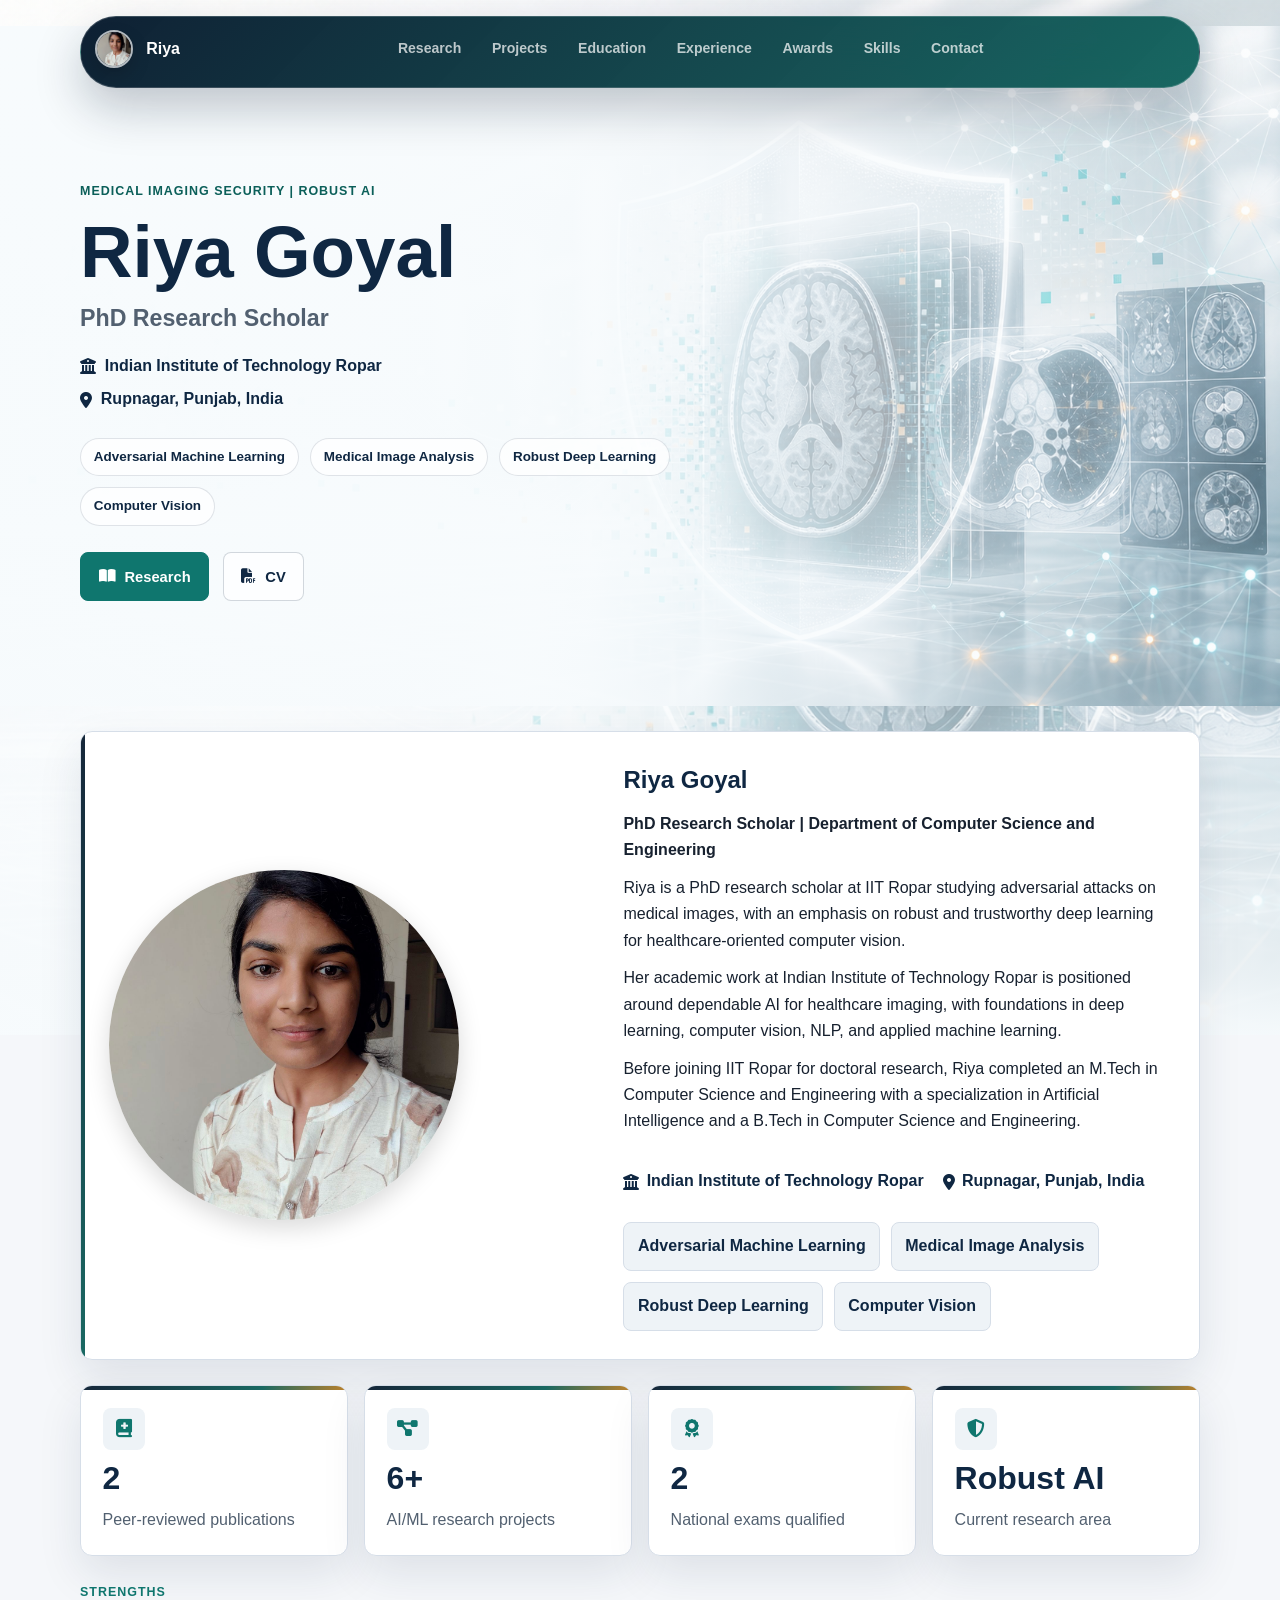
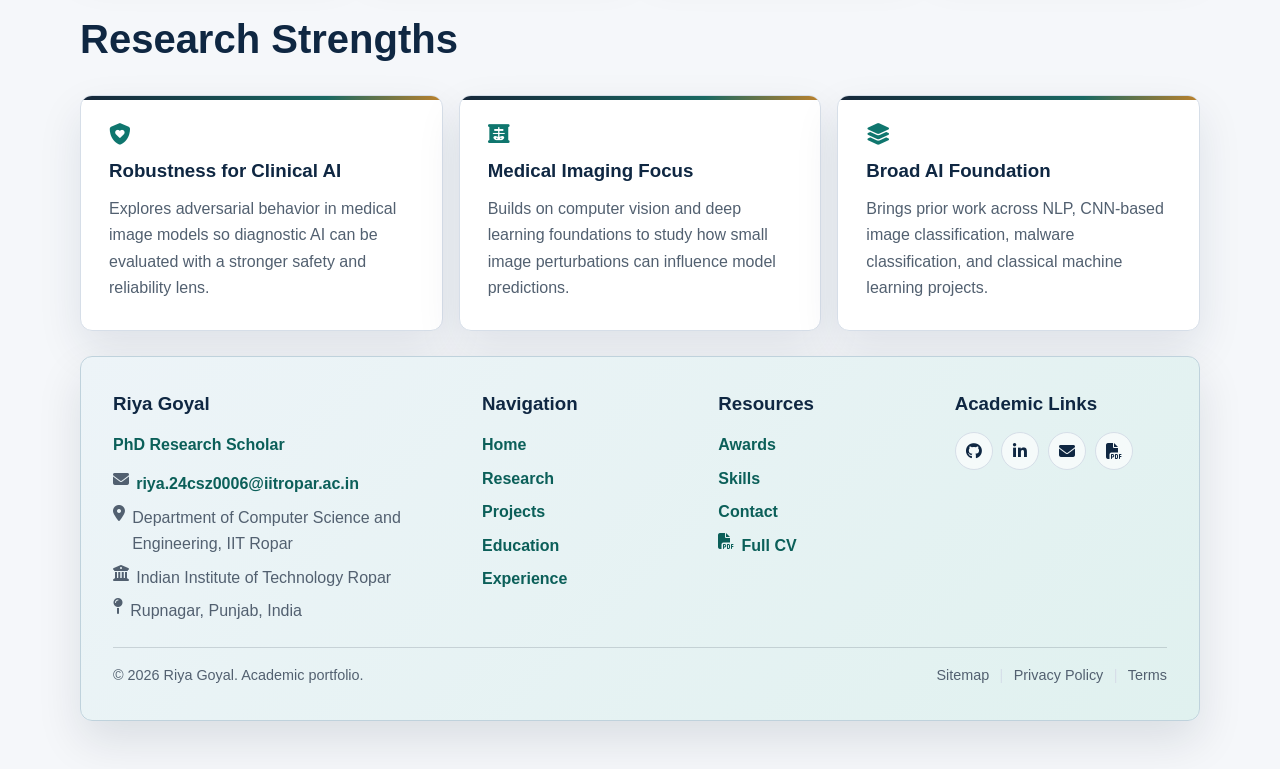
<file: index.html>
<!doctype html>
<html lang="en">
  <head>
    <meta charset="UTF-8" />
    <meta name="viewport" content="width=device-width, initial-scale=1.0" />
    <meta
      name="description"
      content="Riya Goyal - PhD Student in Computer Science at IIT Ropar. Research on adversarial attacks and robustness in medical imaging AI. Exploring trustworthiness of deep learning for healthcare."
    />
    <meta name="keywords" content="Riya Goyal, PhD, IIT Ropar, Adversarial ML, Medical Imaging, Robust AI, Deep Learning, Computer Vision" />
    <meta property="og:title" content="Riya Goyal - PhD Researcher in Robust Medical AI" />
    <meta property="og:description" content="Doctoral research on adversarial robustness in medical imaging. Building trustworthy AI for healthcare applications." />
    <meta property="og:type" content="website" />
    <meta property="og:url" content="https://riya2599.github.io" />
    <link rel="canonical" href="https://riya2599.github.io" />
    <link rel="icon" type="image/svg+xml" href="./favicon.svg" />
    <title>Riya Goyal - PhD Researcher in Robust Medical AI | IIT Ropar</title>
    <link
      rel="stylesheet"
      href="https://cdnjs.cloudflare.com/ajax/libs/font-awesome/6.5.2/css/all.min.css"
    />
    <link rel="stylesheet" href="./src/styles/reset.css" />
    <link rel="stylesheet" href="./src/styles/design-tokens.css" />
    <link rel="stylesheet" href="./src/styles/main.css" />
  </head>
  <body>
    <div id="app"></div>
    <script type="module" src="./src/main.js"></script>
  </body>
</html>
</file>
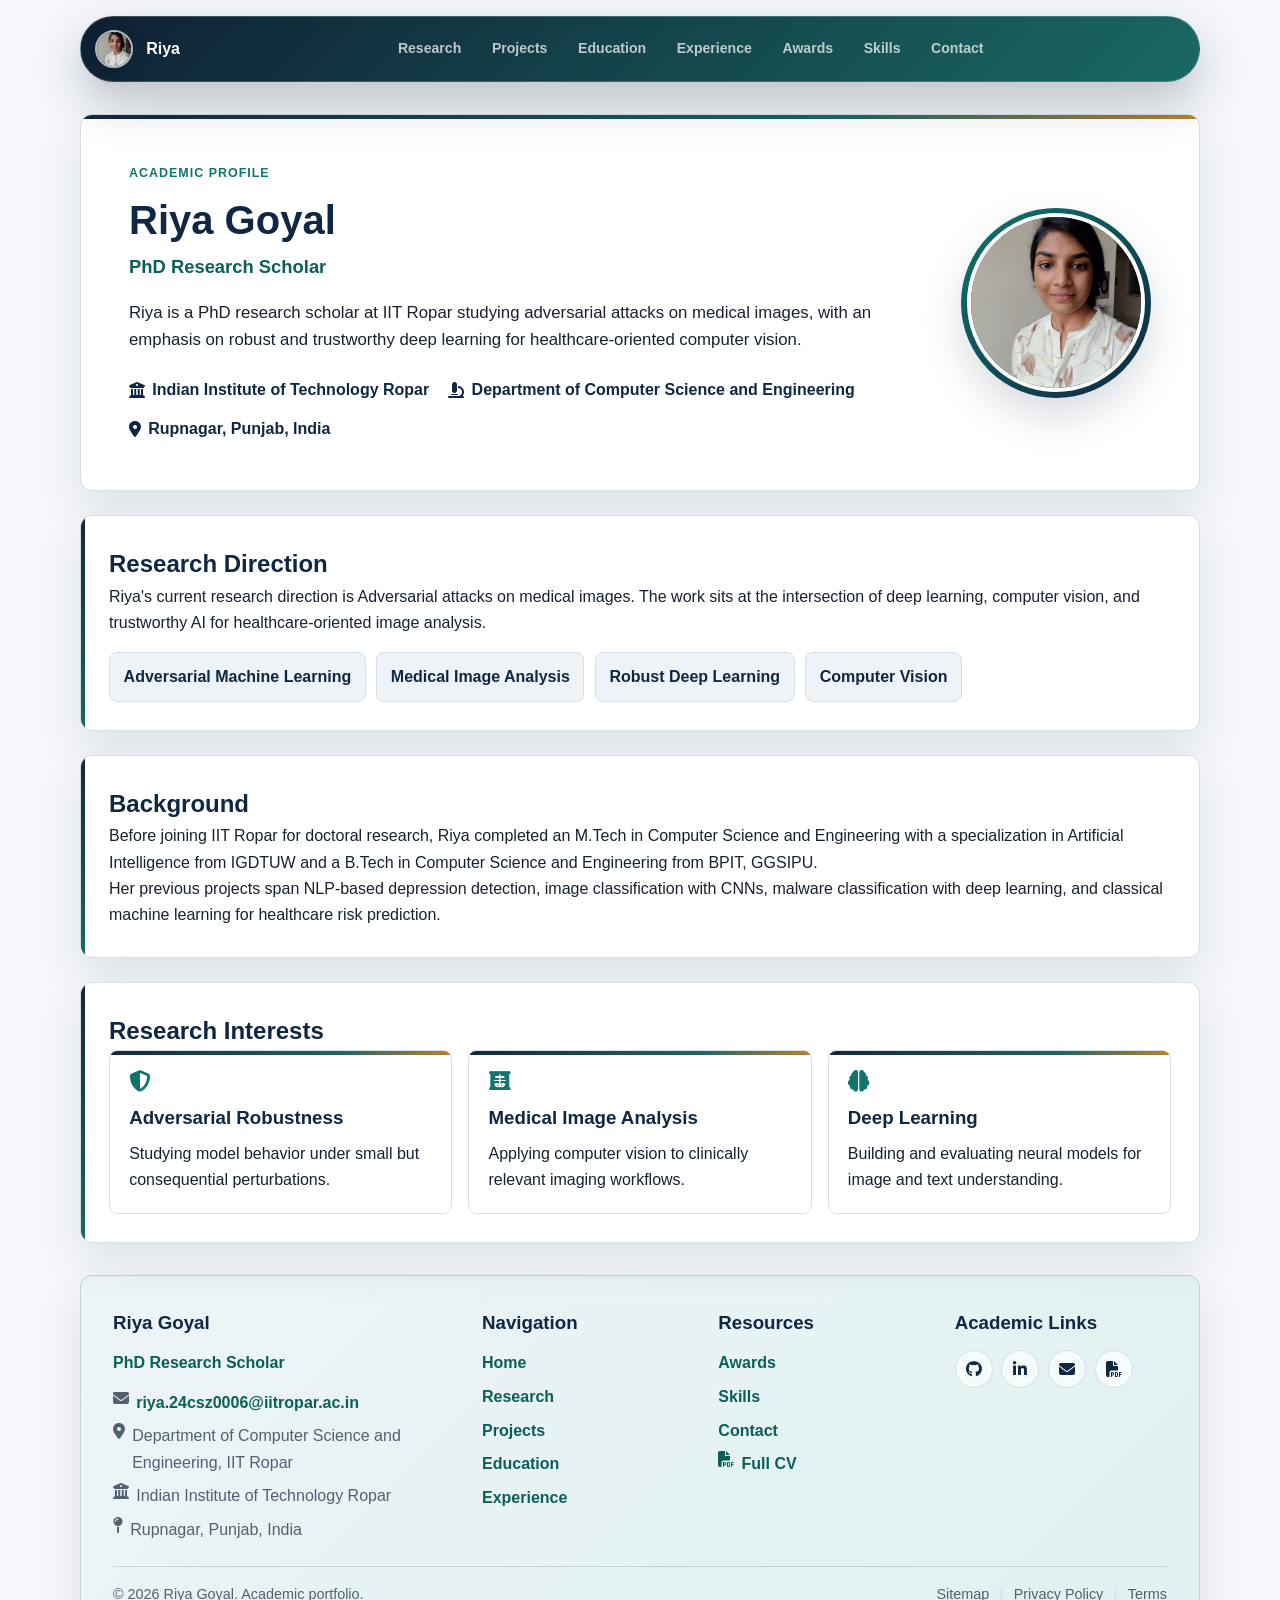
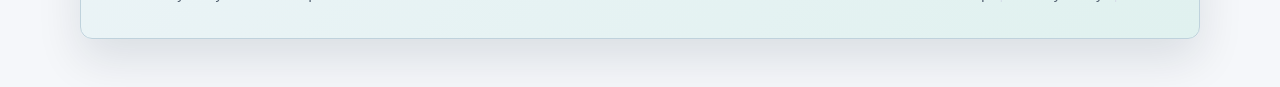
<file: about.html>
<!doctype html>
<html lang="en">
  <head>
    <meta charset="UTF-8" />
    <meta name="viewport" content="width=device-width, initial-scale=1.0" />
    <meta
      name="description"
      content="About Riya Goyal. PhD Student at IIT Ropar researching adversarial robustness in medical imaging AI. Building trustworthy deep learning systems for healthcare."
    />
    <meta name="keywords" content="About, Bio, Profile, Riya Goyal, IIT Ropar, Adversarial ML, Medical AI" />
    <meta property="og:title" content="About - Riya Goyal | PhD Researcher" />
    <meta property="og:description" content="PhD researcher specializing in robustness and adversarial attacks in medical imaging" />
    <meta property="og:type" content="website" />
    <link rel="canonical" href="https://riya2599.github.io/about" />
    <link rel="icon" type="image/svg+xml" href="./favicon.svg" />
    <title>About - Riya Goyal | IIT Ropar</title>
    <link
      rel="stylesheet"
      href="https://cdnjs.cloudflare.com/ajax/libs/font-awesome/6.5.2/css/all.min.css"
    />
    <link rel="stylesheet" href="./src/styles/reset.css" />
    <link rel="stylesheet" href="./src/styles/design-tokens.css" />
    <link rel="stylesheet" href="./src/styles/main.css" />
  </head>
  <body>
    <div id="app"></div>
    <script type="module">
      import { profile } from './src/data/profile.js';
      import { createNavigation } from './src/components/Navigation.js';
      import { createAbout } from './src/components/About.js';
      import { createPageFooter } from './src/components/PageFooter.js';

      const app = document.querySelector('#app');
      const page = document.createElement('div');
      page.className = 'page-shell';

      page.append(
        createNavigation(profile, 'about'),
        createAbout(profile),
        createPageFooter(profile)
      );

      app.append(page);
    </script>
  </body>
</html>
</file>
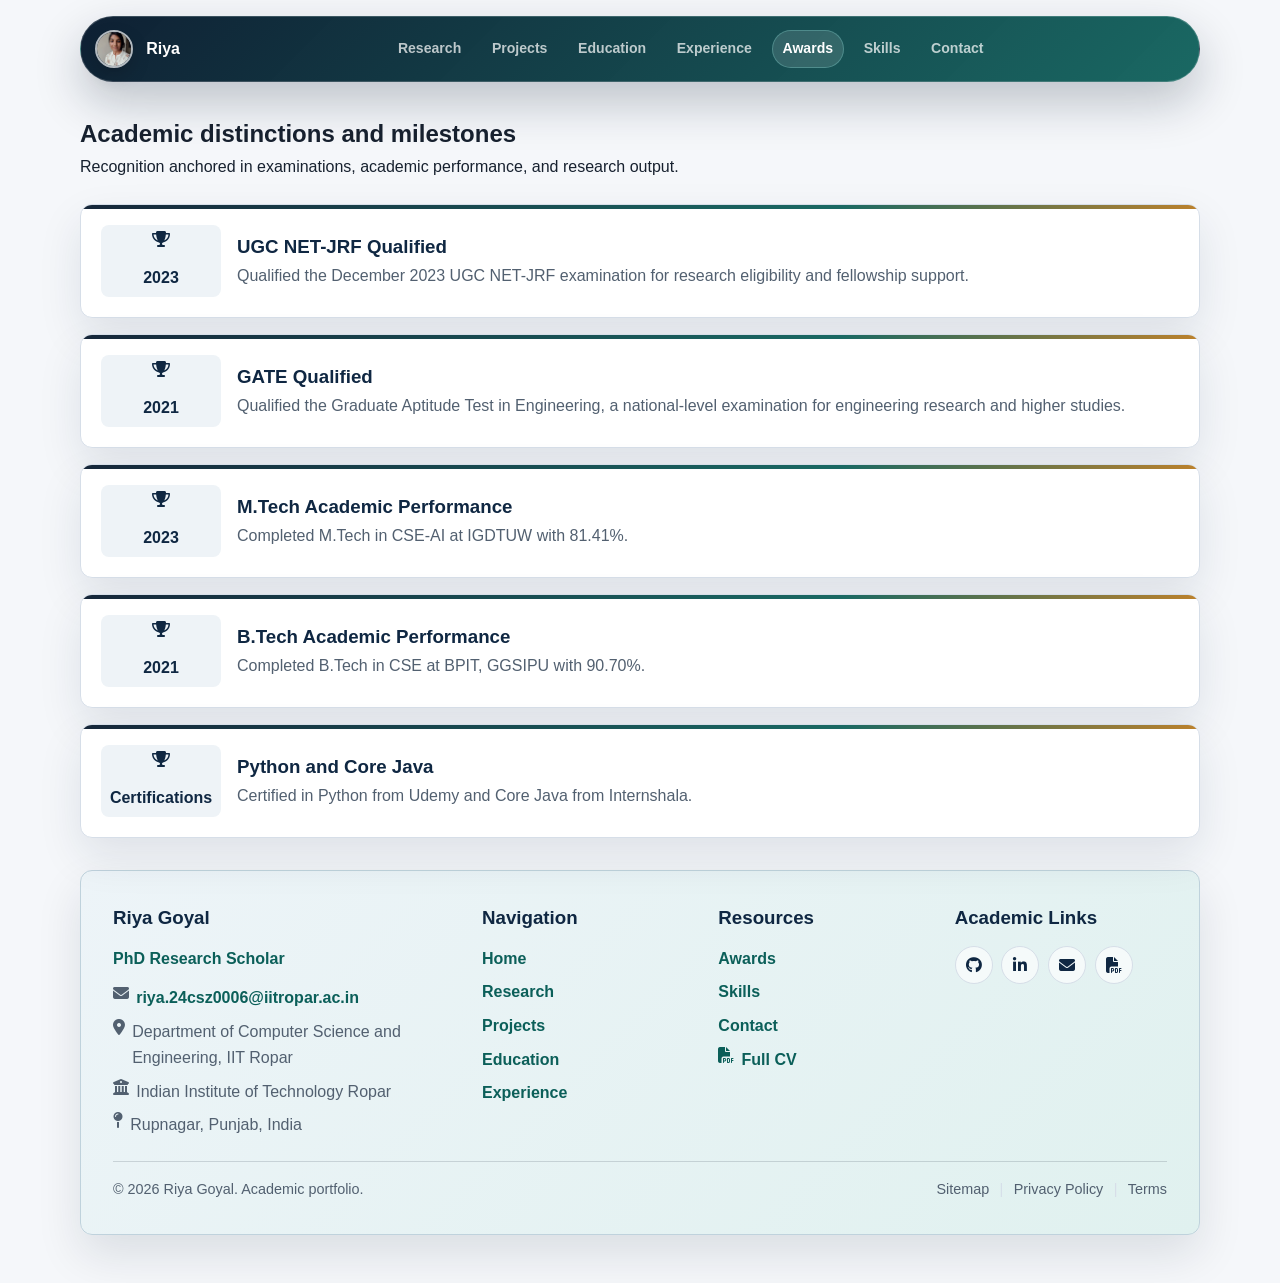
<file: awards.html>
<!doctype html>
<html lang="en">
  <head>
    <meta charset="UTF-8" />
    <meta name="viewport" content="width=device-width, initial-scale=1.0" />
    <meta
      name="description"
      content="Awards and recognition of Riya Goyal. Includes UGC NET-JRF qualification, GATE qualification, and academic honors."
    />
    <meta name="keywords" content="Awards, Recognition, UGC NET-JRF, GATE, Scholarships, Honors" />
    <meta property="og:title" content="Awards & Recognition - Riya Goyal" />
    <meta property="og:description" content="Academic awards and national-level qualifications" />
    <meta property="og:type" content="website" />
    <link rel="canonical" href="https://riya2599.github.io/awards" />
    <link rel="icon" type="image/svg+xml" href="./favicon.svg" />
    <title>Awards & Recognition - Riya Goyal | UGC NET-JRF, GATE</title>
    <link
      rel="stylesheet"
      href="https://cdnjs.cloudflare.com/ajax/libs/font-awesome/6.5.2/css/all.min.css"
    />
    <link rel="stylesheet" href="./src/styles/reset.css" />
    <link rel="stylesheet" href="./src/styles/design-tokens.css" />
    <link rel="stylesheet" href="./src/styles/main.css" />
  </head>
  <body>
    <div id="app"></div>
    <script type="module">
      import { profile } from './src/data/profile.js';
      import { createNavigation } from './src/components/Navigation.js';
      import { createAwards } from './src/components/Awards.js';
      import { createPageFooter } from './src/components/PageFooter.js';

      const app = document.querySelector('#app');
      const page = document.createElement('div');
      page.className = 'page-shell';

      page.append(
        createNavigation(profile, 'awards'),
        createAwards(profile),
        createPageFooter(profile)
      );

      app.append(page);
    </script>
  </body>
</html>
</file>
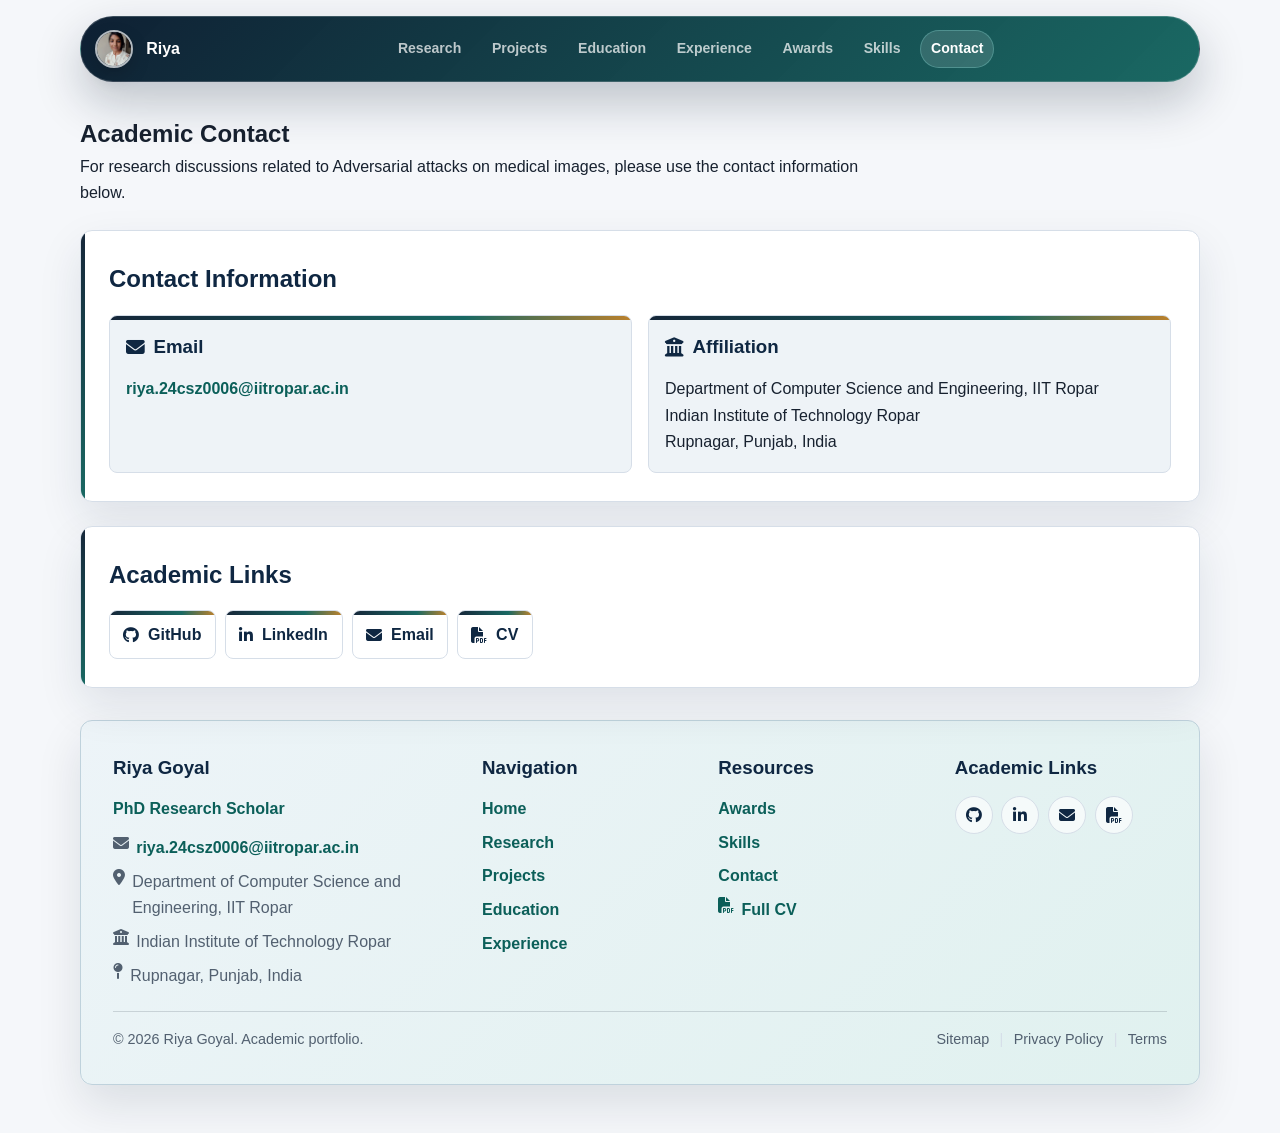
<file: contact.html>
<!doctype html>
<html lang="en">
  <head>
    <meta charset="UTF-8" />
    <meta name="viewport" content="width=device-width, initial-scale=1.0" />
    <meta
      name="description"
      content="Contact Riya Goyal. Interested in research collaborations on adversarial robustness in medical imaging and robust AI systems."
    />
    <meta name="keywords" content="Contact, Email, Research Collaboration, Medical AI, Adversarial ML" />
    <meta property="og:title" content="Contact - Riya Goyal" />
    <meta property="og:description" content="Connect with Riya for research collaborations and discussions" />
    <meta property="og:type" content="website" />
    <link rel="canonical" href="https://riya2599.github.io/contact" />
    <link rel="icon" type="image/svg+xml" href="./favicon.svg" />
    <title>Contact - Riya Goyal | Research Collaborations</title>
    <link
      rel="stylesheet"
      href="https://cdnjs.cloudflare.com/ajax/libs/font-awesome/6.5.2/css/all.min.css"
    />
    <link rel="stylesheet" href="./src/styles/reset.css" />
    <link rel="stylesheet" href="./src/styles/design-tokens.css" />
    <link rel="stylesheet" href="./src/styles/main.css" />
  </head>
  <body>
    <div id="app"></div>
    <script type="module">
      import { profile } from './src/data/profile.js';
      import { createNavigation } from './src/components/Navigation.js';
      import { createContact } from './src/components/Contact.js';
      import { createPageFooter } from './src/components/PageFooter.js';

      const app = document.querySelector('#app');
      const page = document.createElement('div');
      page.className = 'page-shell';

      page.append(
        createNavigation(profile, 'contact'),
        createContact(profile),
        createPageFooter(profile)
      );

      app.append(page);
    </script>
  </body>
</html>
</file>
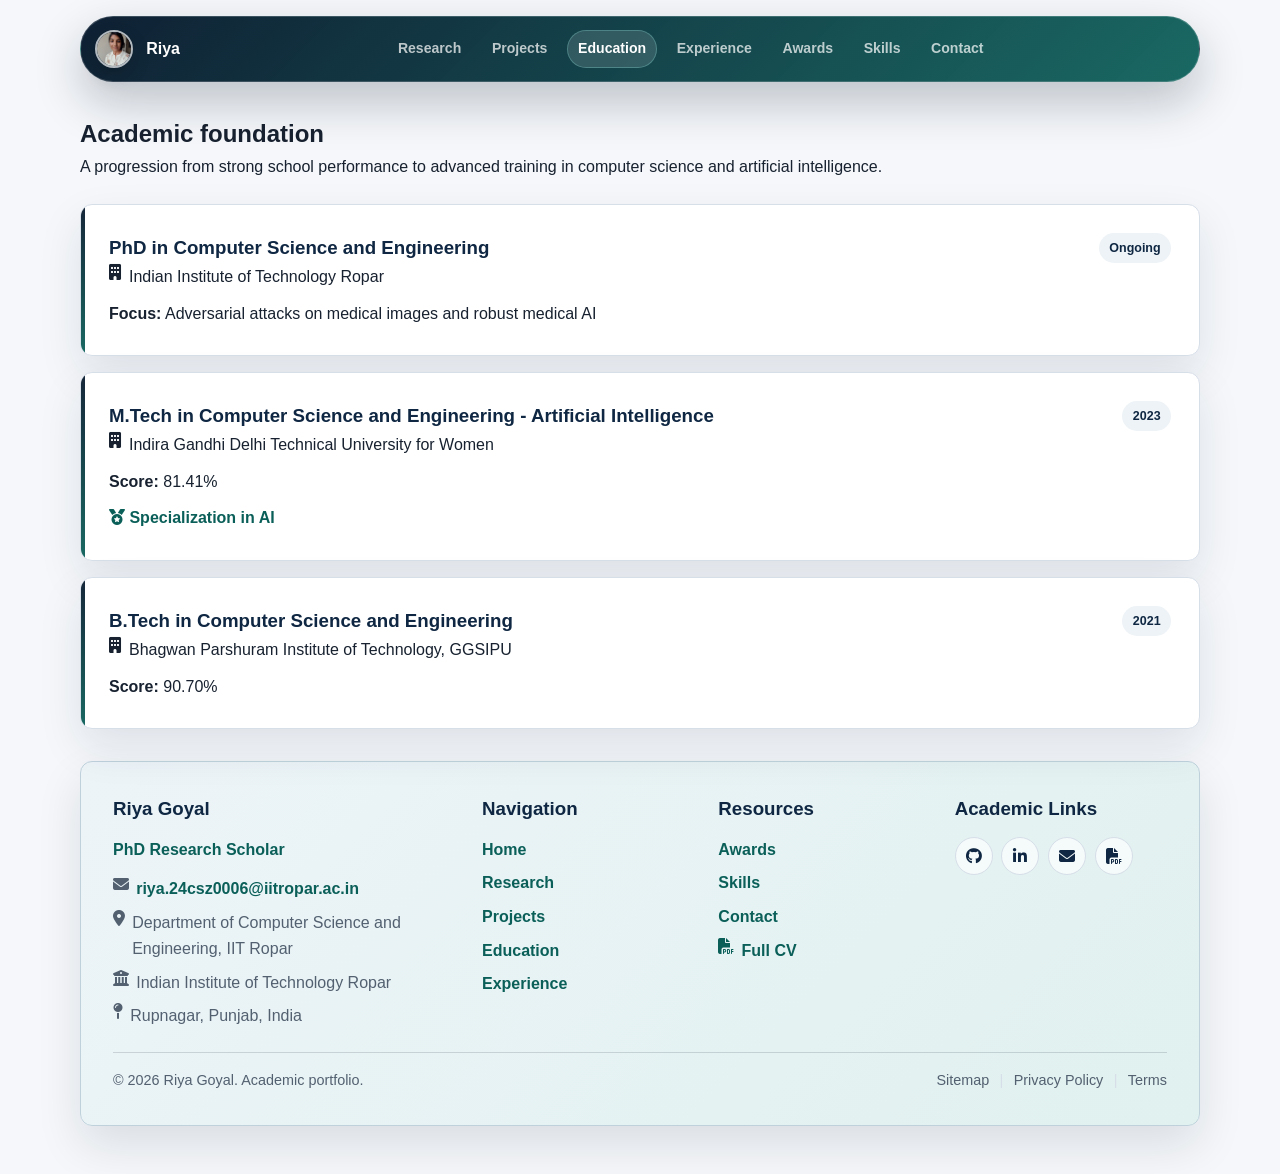
<file: education.html>
<!doctype html>
<html lang="en">
  <head>
    <meta charset="UTF-8" />
    <meta name="viewport" content="width=device-width, initial-scale=1.0" />
    <meta
      name="description"
      content="Educational background of Riya Goyal. PhD in CSE at IIT Ropar, M.Tech CSE-AI from IGDTUW, B.Tech CSE from BPIT."
    />
    <meta name="keywords" content="Education, PhD, IIT Ropar, IGDTUW, BPIT, Computer Science, AI" />
    <meta property="og:title" content="Education - Riya Goyal" />
    <meta property="og:description" content="Academic credentials: PhD CSE (IIT Ropar), M.Tech CSE-AI (IGDTUW), B.Tech CSE (BPIT)" />
    <meta property="og:type" content="website" />
    <link rel="canonical" href="https://riya2599.github.io/education" />
    <link rel="icon" type="image/svg+xml" href="./favicon.svg" />
    <title>Education - Riya Goyal | PhD CSE</title>
    <link
      rel="stylesheet"
      href="https://cdnjs.cloudflare.com/ajax/libs/font-awesome/6.5.2/css/all.min.css"
    />
    <link rel="stylesheet" href="./src/styles/reset.css" />
    <link rel="stylesheet" href="./src/styles/design-tokens.css" />
    <link rel="stylesheet" href="./src/styles/main.css" />
  </head>
  <body>
    <div id="app"></div>
    <script type="module">
      import { profile } from './src/data/profile.js';
      import { createNavigation } from './src/components/Navigation.js';
      import { createEducation } from './src/components/Education.js';
      import { createPageFooter } from './src/components/PageFooter.js';

      const app = document.querySelector('#app');
      const page = document.createElement('div');
      page.className = 'page-shell';

      page.append(
        createNavigation(profile, 'education'),
        createEducation(profile),
        createPageFooter(profile)
      );

      app.append(page);
    </script>
  </body>
</html>
</file>
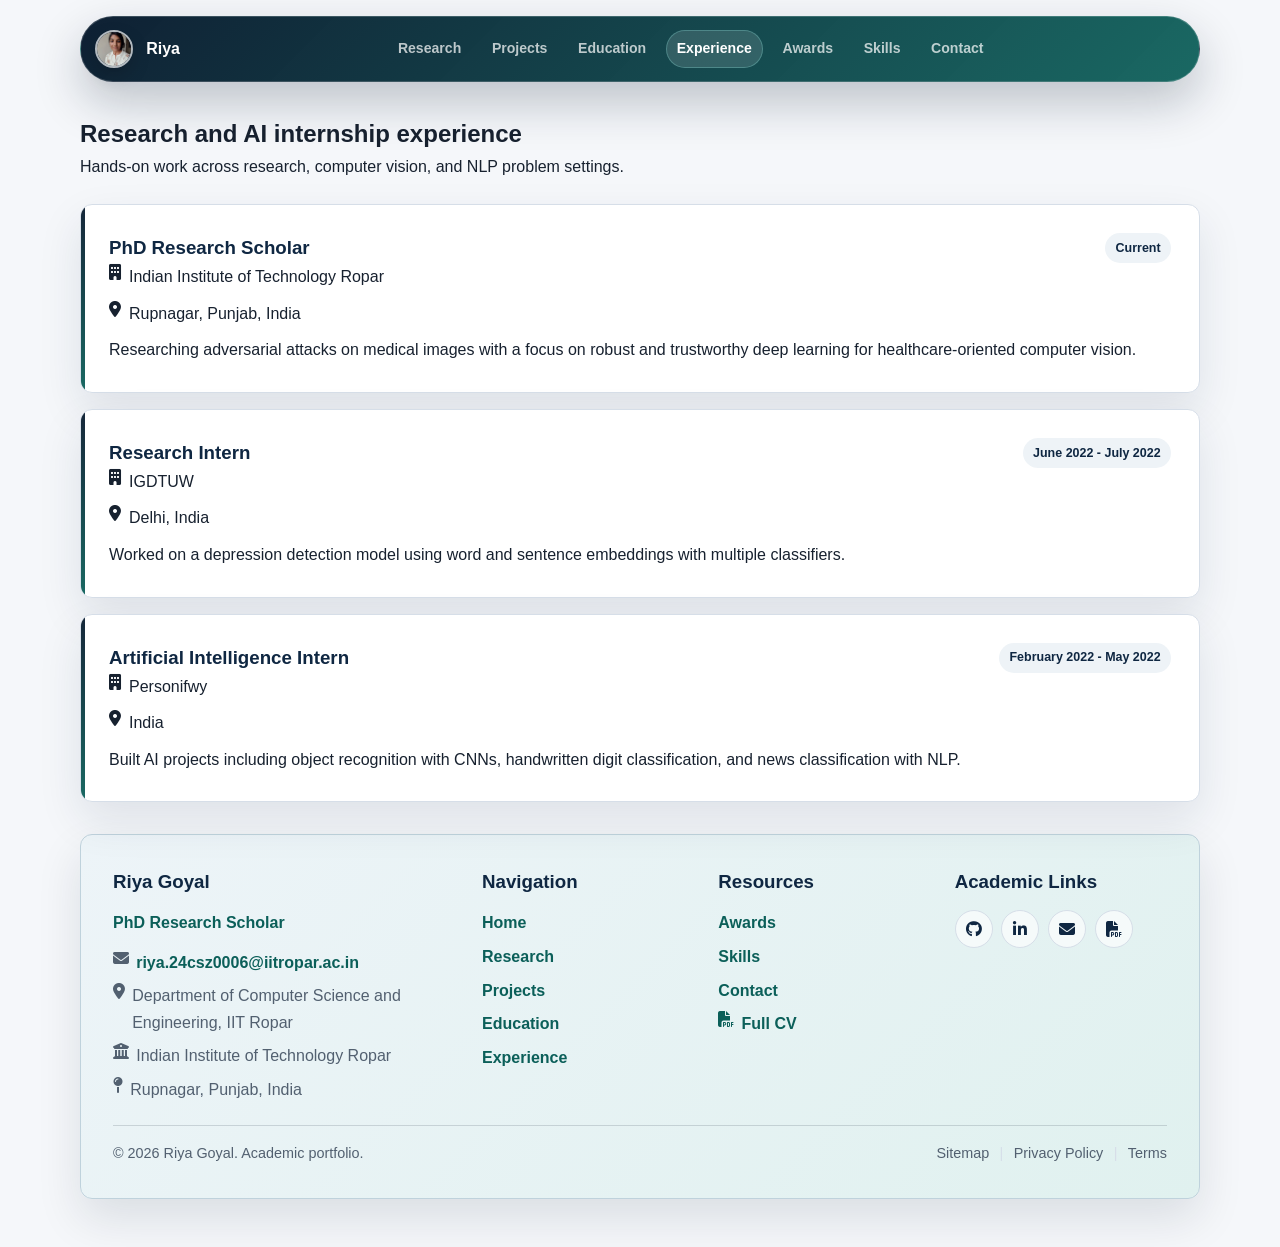
<file: experience.html>
<!doctype html>
<html lang="en">
  <head>
    <meta charset="UTF-8" />
    <meta name="viewport" content="width=device-width, initial-scale=1.0" />
    <meta
      name="description"
      content="Professional experience of Riya Goyal. Current: PhD Research Scholar at IIT Ropar. Previous: Research Intern at IGDTUW, AI Intern at Personifwy."
    />
    <meta name="keywords" content="Experience, Internships, Research, IIT Ropar, IGDTUW, Personifwy, Professional" />
    <meta property="og:title" content="Experience - Riya Goyal" />
    <meta property="og:description" content="Research and professional experience in AI and medical imaging" />
    <meta property="og:type" content="website" />
    <link rel="canonical" href="https://riya2599.github.io/experience" />
    <link rel="icon" type="image/svg+xml" href="./favicon.svg" />
    <title>Experience - Riya Goyal | Research Scholar</title>
    <link
      rel="stylesheet"
      href="https://cdnjs.cloudflare.com/ajax/libs/font-awesome/6.5.2/css/all.min.css"
    />
    <link rel="stylesheet" href="./src/styles/reset.css" />
    <link rel="stylesheet" href="./src/styles/design-tokens.css" />
    <link rel="stylesheet" href="./src/styles/main.css" />
  </head>
  <body>
    <div id="app"></div>
    <script type="module">
      import { profile } from './src/data/profile.js';
      import { createNavigation } from './src/components/Navigation.js';
      import { createExperience } from './src/components/Experience.js';
      import { createPageFooter } from './src/components/PageFooter.js';

      const app = document.querySelector('#app');
      const page = document.createElement('div');
      page.className = 'page-shell';

      page.append(
        createNavigation(profile, 'experience'),
        createExperience(profile),
        createPageFooter(profile)
      );

      app.append(page);
    </script>
  </body>
</html>
</file>
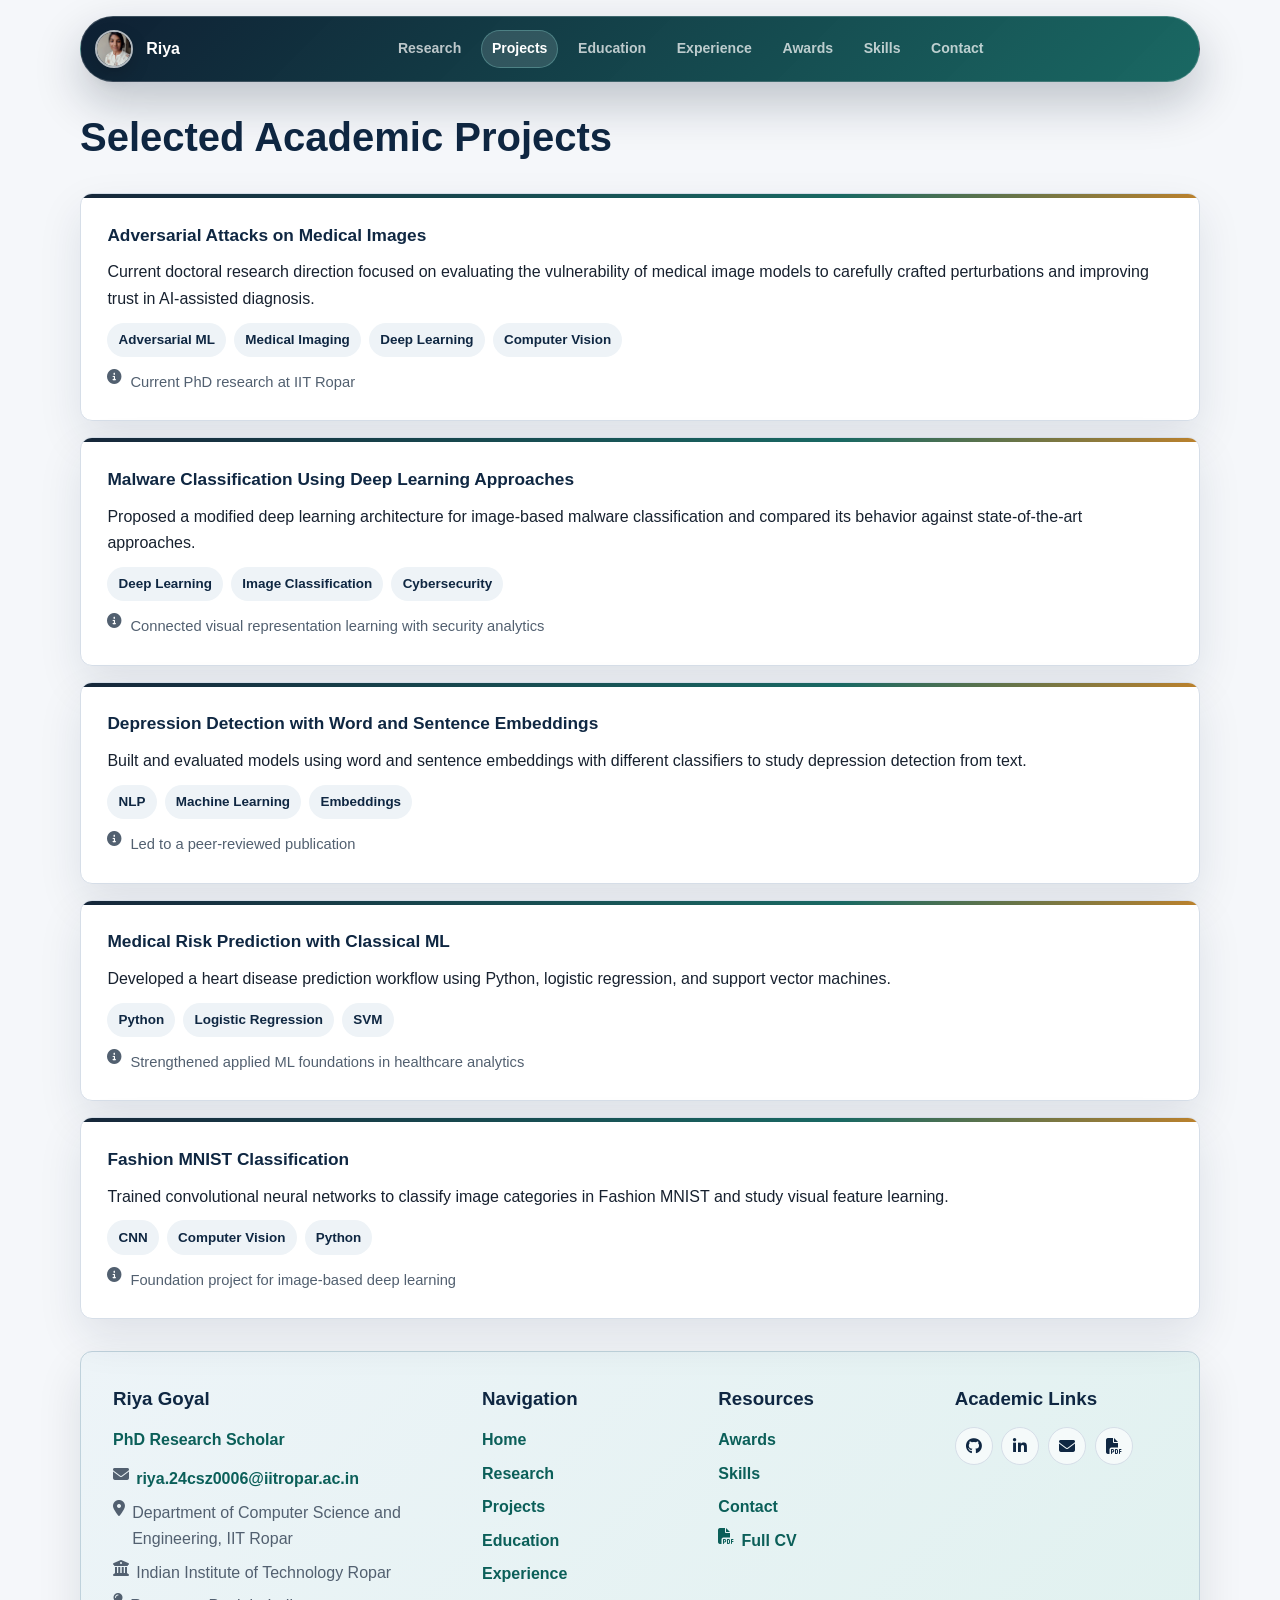
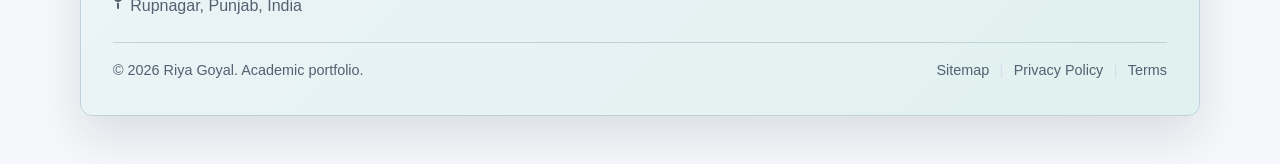
<file: projects.html>
<!doctype html>
<html lang="en">
  <head>
    <meta charset="UTF-8" />
    <meta name="viewport" content="width=device-width, initial-scale=1.0" />
    <meta
      name="description"
      content="Research projects by Riya Goyal. Focus on adversarial attacks in medical imaging, robust deep learning, NLP, and computer vision."
    />
    <meta name="keywords" content="Projects, Adversarial ML, Medical Imaging, Deep Learning, Computer Vision, NLP" />
    <meta property="og:title" content="Projects - Riya Goyal" />
    <meta property="og:description" content="Research projects in adversarial robustness and medical AI" />
    <meta property="og:type" content="website" />
    <link rel="canonical" href="https://riya2599.github.io/projects" />
    <link rel="icon" type="image/svg+xml" href="./favicon.svg" />
    <title>Projects - Riya Goyal | Research Portfolio</title>
    <link
      rel="stylesheet"
      href="https://cdnjs.cloudflare.com/ajax/libs/font-awesome/6.5.2/css/all.min.css"
    />
    <link rel="stylesheet" href="./src/styles/reset.css" />
    <link rel="stylesheet" href="./src/styles/design-tokens.css" />
    <link rel="stylesheet" href="./src/styles/main.css" />
  </head>
  <body>
    <div id="app"></div>
    <script type="module">
      import { profile } from './src/data/profile.js';
      import { createNavigation } from './src/components/Navigation.js';
      import { createProjects } from './src/components/Projects.js';
      import { createPageFooter } from './src/components/PageFooter.js';

      const app = document.querySelector('#app');
      const page = document.createElement('div');
      page.className = 'page-shell';

      page.append(
        createNavigation(profile, 'projects'),
        createProjects(profile),
        createPageFooter(profile)
      );

      app.append(page);
    </script>
  </body>
</html>
</file>
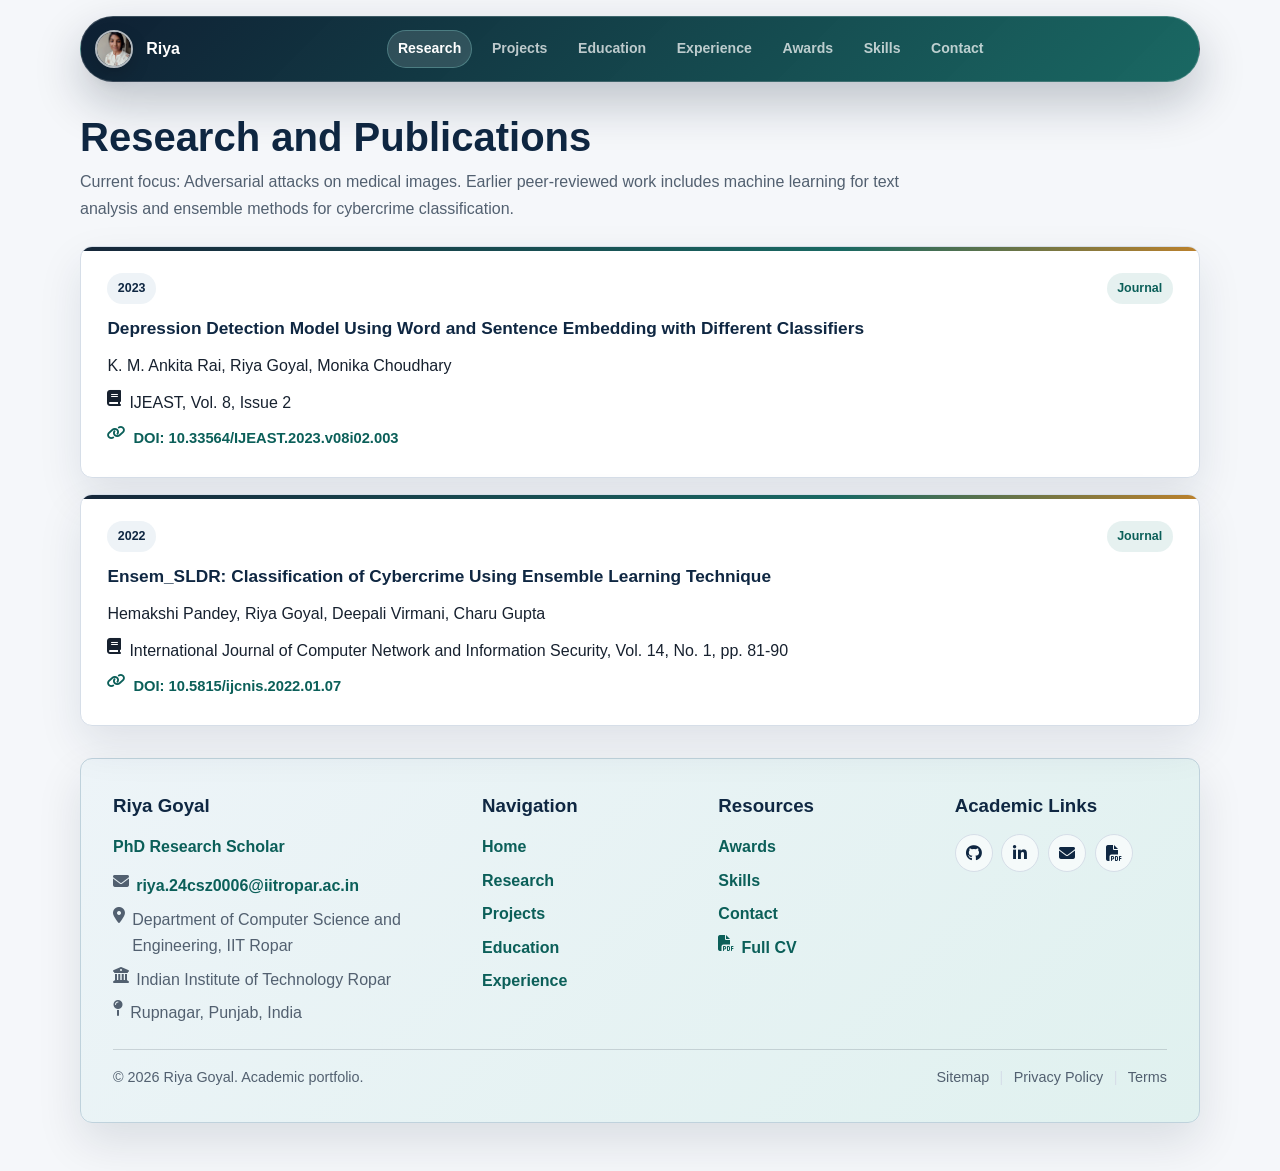
<file: research.html>
<!doctype html>
<html lang="en">
  <head>
    <meta charset="UTF-8" />
    <meta name="viewport" content="width=device-width, initial-scale=1.0" />
    <meta
      name="description"
      content="Research publications of Riya Goyal. Work in adversarial machine learning, medical image analysis, and robust deep learning for healthcare applications."
    />
    <meta name="keywords" content="Research, Publications, Adversarial ML, Medical Imaging, Robustness, Deep Learning, Computer Vision" />
    <meta property="og:title" content="Research & Publications - Riya Goyal" />
    <meta property="og:description" content="Publications on adversarial robustness in medical imaging and robust AI systems." />
    <meta property="og:type" content="website" />
    <link rel="canonical" href="https://riya2599.github.io/research" />
    <link rel="icon" type="image/svg+xml" href="./favicon.svg" />
    <title>Research & Publications - Riya Goyal | Adversarial ML & Medical AI</title>
    <link
      rel="stylesheet"
      href="https://cdnjs.cloudflare.com/ajax/libs/font-awesome/6.5.2/css/all.min.css"
    />
    <link rel="stylesheet" href="./src/styles/reset.css" />
    <link rel="stylesheet" href="./src/styles/design-tokens.css" />
    <link rel="stylesheet" href="./src/styles/main.css" />
  </head>
  <body>
    <div id="app"></div>
    <script type="module">
      import { profile } from './src/data/profile.js';
      import { createNavigation } from './src/components/Navigation.js';
      import { createResearch } from './src/components/Research.js';
      import { createPageFooter } from './src/components/PageFooter.js';

      const app = document.querySelector('#app');
      const page = document.createElement('div');
      page.className = 'page-shell';

      page.append(
        createNavigation(profile, 'research'),
        createResearch(profile),
        createPageFooter(profile)
      );

      app.append(page);
    </script>
  </body>
</html>
</file>
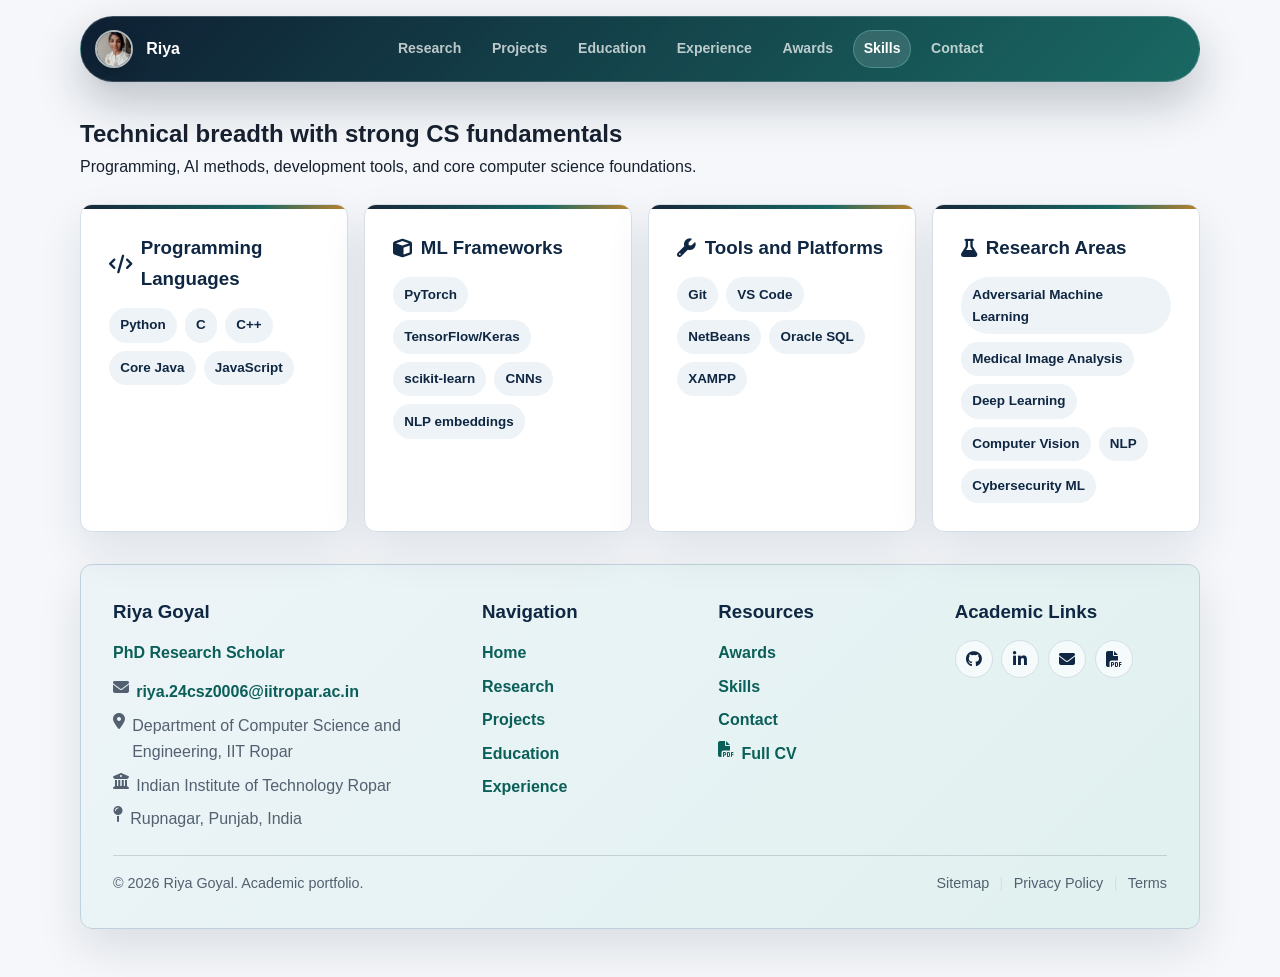
<file: skills.html>
<!doctype html>
<html lang="en">
  <head>
    <meta charset="UTF-8" />
    <meta name="viewport" content="width=device-width, initial-scale=1.0" />
    <meta
      name="description"
      content="Technical skills of Riya Goyal. Programming languages, ML frameworks (PyTorch, TensorFlow), deep learning, computer vision, and research expertise."
    />
    <meta name="keywords" content="Skills, Python, PyTorch, TensorFlow, Deep Learning, Computer Vision, Adversarial ML" />
    <meta property="og:title" content="Skills - Riya Goyal" />
    <meta property="og:description" content="Technical skills in ML frameworks, programming, and research" />
    <meta property="og:type" content="website" />
    <link rel="canonical" href="https://riya2599.github.io/skills" />
    <link rel="icon" type="image/svg+xml" href="./favicon.svg" />
    <title>Skills - Riya Goyal | ML & Research Expertise</title>
    <link
      rel="stylesheet"
      href="https://cdnjs.cloudflare.com/ajax/libs/font-awesome/6.5.2/css/all.min.css"
    />
    <link rel="stylesheet" href="./src/styles/reset.css" />
    <link rel="stylesheet" href="./src/styles/design-tokens.css" />
    <link rel="stylesheet" href="./src/styles/main.css" />
  </head>
  <body>
    <div id="app"></div>
    <script type="module">
      import { profile } from './src/data/profile.js';
      import { createNavigation } from './src/components/Navigation.js';
      import { createSkills } from './src/components/Skills.js';
      import { createPageFooter } from './src/components/PageFooter.js';

      const app = document.querySelector('#app');
      const page = document.createElement('div');
      page.className = 'page-shell';

      page.append(
        createNavigation(profile, 'skills'),
        createSkills(profile),
        createPageFooter(profile)
      );

      app.append(page);
    </script>
  </body>
</html>
</file>
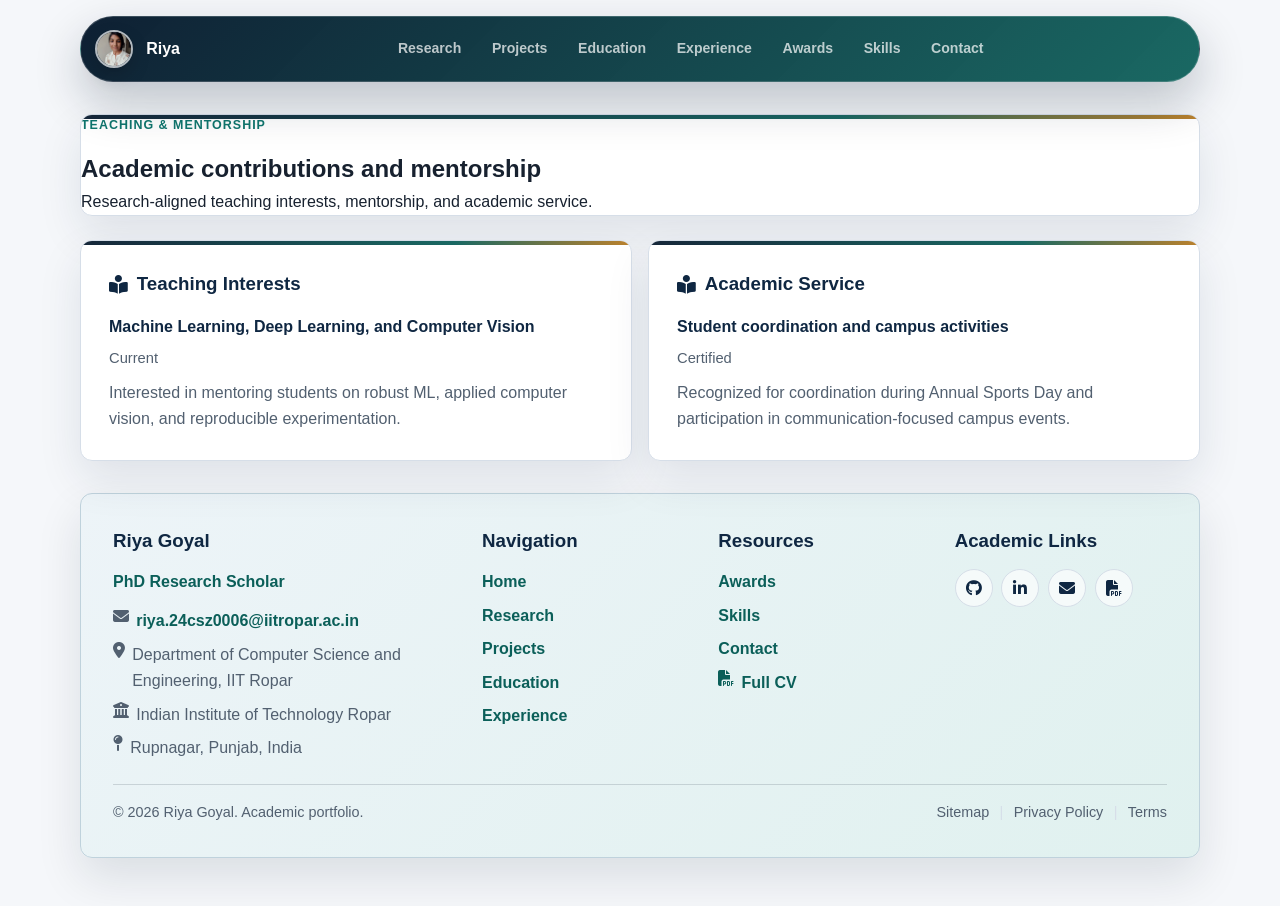
<file: teaching.html>
<!doctype html>
<html lang="en">
  <head>
    <meta charset="UTF-8" />
    <meta name="viewport" content="width=device-width, initial-scale=1.0" />
    <meta
      name="description"
      content="Teaching interests and mentorship of Riya Goyal. Focus on machine learning, deep learning, and robust AI education."
    />
    <meta name="keywords" content="Teaching, Mentoring, Machine Learning, Deep Learning, Computer Vision, Academic" />
    <meta property="og:title" content="Teaching - Riya Goyal" />
    <meta property="og:description" content="Teaching interests and student mentorship" />
    <meta property="og:type" content="website" />
    <link rel="canonical" href="https://riya2599.github.io/teaching" />
    <link rel="icon" type="image/svg+xml" href="./favicon.svg" />
    <title>Teaching - Riya Goyal | Mentorship</title>
    <link
      rel="stylesheet"
      href="https://cdnjs.cloudflare.com/ajax/libs/font-awesome/6.5.2/css/all.min.css"
    />
    <link rel="stylesheet" href="./src/styles/reset.css" />
    <link rel="stylesheet" href="./src/styles/design-tokens.css" />
    <link rel="stylesheet" href="./src/styles/main.css" />
  </head>
  <body>
    <div id="app"></div>
    <script type="module">
      import { profile } from './src/data/profile.js';
      import { createNavigation } from './src/components/Navigation.js';
      import { createTeaching } from './src/components/Teaching.js';
      import { createPageFooter } from './src/components/PageFooter.js';

      const app = document.querySelector('#app');
      const page = document.createElement('div');
      page.className = 'page-shell';

      page.append(
        createNavigation(profile, 'teaching'),
        createTeaching(profile),
        createPageFooter(profile)
      );

      app.append(page);
    </script>
  </body>
</html>
</file>
<file: src/styles/design-tokens.css>
:root {
  --bg: #f5f7fa;
  --surface: #ffffff;
  --surface-muted: #eef3f7;
  --text: #17212f;
  --muted: #526070;
  --primary: #0f2742;
  --primary-strong: #07192d;
  --accent: #0f766e;
  --accent-strong: #0b5f59;
  --gold: #b7791f;
  --border: #d6dee8;
  --footer-surface: linear-gradient(135deg, #edf4f8 0%, #e0f1ef 100%);
  --footer-border: #bfd2dc;
  --tile-rail: linear-gradient(180deg, #07192d 0%, #0b5f59 100%);
  --tile-rail-top: linear-gradient(90deg, #07192d 0%, #0b5f59 68%, #b7791f 100%);
  --hero-text: #ffffff;
  --hero-muted: #d9e7f2;
  --shadow: 0 18px 44px rgba(15, 39, 66, 0.1);
  --radius-lg: 12px;
  --radius-md: 8px;
  --container: min(1120px, 92vw);
  --space: clamp(1rem, 2vw, 1.5rem);
}
</file>
<file: src/styles/main.css>
body {
  font-family: Inter, "Segoe UI", Roboto, Arial, sans-serif;
  background: var(--bg);
  color: var(--text);
  line-height: 1.65;
  scroll-behavior: smooth;
  -webkit-font-smoothing: antialiased;
}

.page-shell {
  width: var(--container);
  margin: 1rem auto 3rem;
  display: grid;
  gap: 2rem;
}

.home-shell {
  width: 100%;
  margin-top: 0;
  gap: 1.6rem;
  position: relative;
  isolation: isolate;
}

.home-shell::before {
  content: '';
  position: absolute;
  inset: 0 0 auto 0;
  height: clamp(840px, 115vh, 1100px);
  background-image:
    linear-gradient(180deg, rgba(247, 251, 253, 0.12) 0%, rgba(247, 251, 253, 0.45) 56%, rgba(247, 251, 253, 0.98) 100%),
    var(--home-background);
  background-position: center top, center top;
  background-size: cover, cover;
  background-repeat: no-repeat;
  pointer-events: none;
  z-index: 0;
}

.home-shell > * {
  position: relative;
  z-index: 1;
}

.home-shell .site-header,
.home-shell .about-block-section,
.home-shell .metrics,
.home-shell .content-section,
.home-shell .site-footer {
  width: var(--container);
  margin-inline: auto;
}

.glass-panel {
  background: var(--surface);
  border: 1px solid var(--border);
  border-radius: var(--radius-lg);
  box-shadow: var(--shadow);
}

:where(
  .metric-card,
  .feature-card,
  .publication-item,
  .project-item,
  .skill-category,
  .teaching-card,
  .experience-card,
  .education-card,
  .award-item,
  .about-section,
  .about-block-container,
  .interest-item,
  .contact-methods,
  .contact-social,
  .contact-method,
  .contact-social-links a,
  .page-hero,
  .about-hero,
  .contact-hero,
  .prose-panel,
  .legal-content > .glass-panel,
  .sitemap-page > .glass-panel
) {
  position: relative;
  overflow: hidden;
  border-color: rgba(7, 25, 45, 0.15);
  transition:
    transform 220ms ease,
    box-shadow 220ms ease,
    border-color 220ms ease;
  animation: tile-reveal 520ms ease both;
}

:where(
  .metric-card,
  .feature-card,
  .publication-item,
  .project-item,
  .skill-category,
  .teaching-card,
  .experience-card,
  .education-card,
  .award-item,
  .about-section,
  .about-block-container,
  .interest-item,
  .contact-methods,
  .contact-social,
  .contact-method,
  .contact-social-links a,
  .page-hero,
  .about-hero,
  .contact-hero,
  .prose-panel,
  .legal-content > .glass-panel,
  .sitemap-page > .glass-panel
)::before {
  content: '';
  position: absolute;
  inset: 0 auto 0 0;
  width: 4px;
  background: var(--tile-rail);
  opacity: 0.94;
  pointer-events: none;
}

:where(
  .metric-card,
  .feature-card,
  .publication-item,
  .project-item,
  .skill-category,
  .teaching-card,
  .award-item,
  .interest-item,
  .contact-method,
  .contact-social-links a,
  .page-hero,
  .about-hero,
  .contact-hero,
  .prose-panel,
  .legal-content > .glass-panel,
  .sitemap-page > .glass-panel
)::before {
  inset: 0 0 auto 0;
  width: auto;
  height: 4px;
  background: var(--tile-rail-top);
}

@keyframes tile-reveal {
  from {
    opacity: 0;
    transform: translateY(12px);
  }

  to {
    opacity: 1;
    transform: translateY(0);
  }
}

:where(.metrics, .cards-grid, .publications-list, .projects-list, .education-cards, .experience-timeline, .awards-container, .skills-grid, .teaching-grid, .interests-grid, .contact-grid, .faq-items) > *:nth-child(2) {
  animation-delay: 70ms;
}

:where(.metrics, .cards-grid, .publications-list, .projects-list, .education-cards, .experience-timeline, .awards-container, .skills-grid, .teaching-grid, .interests-grid, .contact-grid, .faq-items) > *:nth-child(3) {
  animation-delay: 140ms;
}

:where(.metrics, .cards-grid, .publications-list, .projects-list, .education-cards, .experience-timeline, .awards-container, .skills-grid, .teaching-grid, .interests-grid, .contact-grid, .faq-items) > *:nth-child(4) {
  animation-delay: 210ms;
}

:where(.metrics, .cards-grid, .publications-list, .projects-list, .education-cards, .experience-timeline, .awards-container, .skills-grid, .teaching-grid, .interests-grid, .contact-grid, .faq-items) > *:nth-child(n + 5) {
  animation-delay: 280ms;
}

@media (hover: hover) and (pointer: fine) {
  :where(
    .metric-card,
    .feature-card,
    .publication-item,
    .project-item,
    .skill-category,
    .teaching-card,
    .experience-card,
    .education-card,
    .award-item,
    .about-section,
    .about-block-container,
    .interest-item,
    .contact-methods,
    .contact-social,
    .contact-method,
    .contact-social-links a,
    .page-hero,
    .about-hero,
    .contact-hero,
    .prose-panel,
    .legal-content > .glass-panel,
    .sitemap-page > .glass-panel
  ):hover,
  :where(
    .metric-card,
    .feature-card,
    .publication-item,
    .project-item,
    .skill-category,
    .teaching-card,
    .experience-card,
    .education-card,
    .award-item,
    .about-section,
    .about-block-container,
    .interest-item,
    .contact-methods,
    .contact-social,
    .contact-method,
    .contact-social-links a,
    .page-hero,
    .about-hero,
    .contact-hero,
    .prose-panel,
    .legal-content > .glass-panel,
    .sitemap-page > .glass-panel
  ):focus-within {
    transform: translateY(-4px);
    border-color: rgba(7, 25, 45, 0.26);
    box-shadow: 0 24px 54px rgba(7, 25, 45, 0.16);
  }
}

.site-header {
  position: sticky;
  top: 1rem;
  z-index: 20;
  background: linear-gradient(135deg, rgba(7, 25, 45, 0.97), rgba(11, 95, 89, 0.94));
  border: 1px solid rgba(255, 255, 255, 0.18);
  border-radius: 999px;
  box-shadow: 0 20px 48px rgba(7, 25, 45, 0.24);
  backdrop-filter: blur(18px) saturate(140%);
  transition:
    width 220ms ease,
    max-width 220ms ease,
    border-radius 220ms ease,
    box-shadow 220ms ease;
}

.home-shell .site-header {
  margin-top: 1rem;
  margin-bottom: -5.5rem;
}

.header-container {
  min-height: 64px;
  display: flex;
  align-items: center;
  justify-content: space-between;
  gap: 0.9rem;
  padding: 0.55rem 0.75rem;
}

.brand-group {
  display: inline-flex;
  align-items: center;
  gap: 0.7rem;
  min-width: 0;
  flex: 0 0 auto;
}

.brand,
.brand-name {
  display: inline-flex;
  align-items: center;
  gap: 0.7rem;
  color: #fff;
  font-size: 1rem;
  font-weight: 800;
  white-space: nowrap;
}

.brand-name {
  max-width: 7rem;
  overflow: hidden;
  transition:
    opacity 180ms ease,
    max-width 220ms ease,
    transform 220ms ease,
    visibility 180ms ease;
}

.brand-toggle {
  width: 42px;
  height: 42px;
  display: grid;
  place-items: center;
  flex: 0 0 auto;
  padding: 0;
  border: 0;
  border-radius: 50%;
  background: transparent;
  color: #fff;
  cursor: pointer;
}

.brand-toggle:focus-visible {
  outline: 3px solid rgba(142, 229, 220, 0.72);
  outline-offset: 3px;
}

.brand-photo,
.brand-monogram {
  width: 38px;
  height: 38px;
  border-radius: 50%;
  border: 2px solid rgba(255, 255, 255, 0.68);
  box-shadow: 0 8px 18px rgba(0, 0, 0, 0.18);
  transition: transform 180ms ease, border-color 180ms ease;
}

.brand-photo {
  object-fit: cover;
  object-position: center;
}

.brand-monogram {
  display: grid;
  place-items: center;
  background: rgba(255, 255, 255, 0.14);
  color: #fff;
  font-size: 0.85rem;
  letter-spacing: 0;
}

.brand-toggle:hover .brand-photo,
.brand-toggle:focus-visible .brand-photo,
.brand-toggle:hover .brand-monogram,
.brand-toggle:focus-visible .brand-monogram {
  border-color: #fff;
  transform: scale(1.04);
}

.nav-links {
  display: flex;
  align-items: center;
  justify-content: center;
  gap: clamp(0.25rem, 0.9vw, 0.55rem);
  color: rgba(255, 255, 255, 0.72);
  flex: 1;
  min-width: 0;
  overflow: hidden;
  transition:
    opacity 180ms ease,
    max-width 220ms ease,
    transform 220ms ease,
    visibility 180ms ease;
}

.nav-links a {
  color: rgba(255, 255, 255, 0.72);
  font-size: 0.88rem;
  font-weight: 650;
  padding: 0.42rem 0.62rem;
  border: 1px solid transparent;
  border-radius: 999px;
}

.nav-links a:hover,
.nav-links a:focus,
.nav-links a.active {
  color: #fff;
  background: rgba(255, 255, 255, 0.13);
  border-color: rgba(142, 229, 220, 0.3);
}

.site-header.is-collapsed {
  width: max-content;
  max-width: calc(100vw - 2rem);
  justify-self: center;
}

.home-shell .site-header.is-collapsed {
  width: max-content;
}

.site-header.is-collapsed .header-container {
  min-height: 52px;
  flex-direction: row;
  align-items: center;
  gap: 0;
  padding: 0.45rem;
}

.site-header.is-collapsed .brand-group {
  gap: 0;
}

.site-header.is-collapsed .brand-name,
.site-header.is-collapsed .nav-links {
  max-width: 0;
  opacity: 0;
  overflow: hidden;
  pointer-events: none;
  transform: translateX(-0.35rem);
  visibility: hidden;
}

.site-header.is-collapsed .nav-links {
  flex: 0 1 0;
  gap: 0;
  width: 0;
}

.btn {
  display: inline-flex;
  align-items: center;
  justify-content: center;
  gap: 0.55rem;
  min-height: 42px;
  padding: 0.72rem 1.1rem;
  border-radius: var(--radius-md);
  border: 1px solid transparent;
  font-size: 0.92rem;
  font-weight: 750;
  text-decoration: none;
  cursor: pointer;
}

.btn-primary {
  background: var(--accent);
  border-color: var(--accent);
  color: #fff;
}

.btn-primary:hover,
.btn-primary:focus {
  background: var(--accent-strong);
  border-color: var(--accent-strong);
}

.btn-secondary {
  background: rgba(255, 255, 255, 0.72);
  border-color: rgba(15, 39, 66, 0.18);
  color: var(--primary);
}

.btn-secondary:hover,
.btn-secondary:focus {
  background: var(--primary);
  border-color: var(--primary);
  color: #fff;
}

.hero {
  width: 100%;
  min-height: min(680px, calc(100vh - 24px));
  display: grid;
  align-items: center;
  padding: clamp(7.5rem, 11vw, 9rem) max(4vw, calc((100vw - 1120px) / 2)) clamp(4rem, 7vw, 5.8rem);
  background-image:
    linear-gradient(90deg, rgba(247, 251, 253, 0.98) 0%, rgba(247, 251, 253, 0.93) 42%, rgba(247, 251, 253, 0.64) 72%, rgba(247, 251, 253, 0.26) 100%),
    var(--hero-image);
  background-position: center right;
  background-size: cover;
  background-repeat: no-repeat;
}

.hero-inner {
  width: 100%;
  display: grid;
  grid-template-columns: minmax(0, 640px);
  align-items: center;
}

.hero-content {
  max-width: 640px;
}

.eyebrow {
  color: var(--accent);
  font-weight: 800;
  font-size: 0.78rem;
  margin-bottom: 0.85rem;
  text-transform: uppercase;
  letter-spacing: 0.08em;
}

.hero .eyebrow {
  color: var(--accent-strong);
}

.hero h1 {
  color: var(--primary);
  font-size: clamp(2.5rem, 5.8vw, 4.55rem);
  line-height: 1.02;
  font-weight: 850;
  letter-spacing: 0;
  margin-bottom: 0.6rem;
  text-shadow: none;
}

.hero h2 {
  color: var(--muted);
  font-size: clamp(1.12rem, 2vw, 1.45rem);
  font-weight: 720;
  margin-bottom: 1rem;
  text-shadow: none;
}

.hero-meta-group {
  display: grid;
  gap: 0.42rem;
  margin-bottom: 0;
}

.hero-meta,
.hero-meta-location,
.hero-meta-advisor {
  display: flex;
  align-items: center;
  gap: 0.55rem;
  color: var(--primary);
  font-weight: 600;
}

.focus-tags {
  margin-top: 1.55rem;
  display: flex;
  flex-wrap: wrap;
  gap: 0.7rem;
}

.tag,
.skill-tag,
.tech-badge {
  display: inline-flex;
  align-items: center;
  border-radius: 999px;
  font-size: 0.84rem;
  font-weight: 700;
}

.tag {
  color: var(--primary);
  border: 1px solid rgba(15, 39, 66, 0.12);
  background: rgba(255, 255, 255, 0.72);
  padding: 0.45rem 0.8rem;
}

.hero-actions {
  margin-top: 1.65rem;
  display: flex;
  flex-wrap: wrap;
  gap: 0.85rem;
}

.about-block-container {
  display: grid;
  grid-template-columns: minmax(260px, 0.92fr) minmax(0, 1.08fr);
  gap: clamp(2rem, 5vw, 3rem);
  align-items: center;
}

.about-block-img-wrapper {
  text-align: center;
}

.about-block-photo {
  width: 100%;
  max-width: 350px;
  height: auto;
  aspect-ratio: 1;
  object-fit: cover;
  object-position: center;
  border-radius: 50%;
  box-shadow: 0 8px 25px rgba(0, 0, 0, 0.15);
  transition: transform 0.3s ease;
}

.about-block-photo:hover {
  transform: scale(1.05);
}

.about-block-content h2 {
  color: var(--primary);
}

.about-block-content {
  display: grid;
  align-content: center;
  gap: 0.7rem;
}

.about-block-content .eyebrow {
  margin-bottom: 0;
}

.about-block-content p {
  color: var(--text);
  max-width: 760px;
}

.about-block-role {
  color: var(--accent-strong);
  font-weight: 800;
}

.about-block-meta {
  margin-top: 0.25rem;
}

.about-block-focus {
  margin-top: 0.2rem;
}

.metrics {
  display: grid;
  grid-template-columns: repeat(4, minmax(0, 1fr));
  gap: 1rem;
}

.metric-card {
  padding: 1.35rem;
  display: grid;
  gap: 0.7rem;
}

.metric-icon {
  width: 42px;
  height: 42px;
  display: grid;
  place-items: center;
  border-radius: var(--radius-md);
  background: var(--surface-muted);
  color: var(--accent);
  font-size: 1.15rem;
}

.metric-card h3 {
  color: var(--primary);
  font-size: clamp(1.5rem, 2.6vw, 2rem);
  line-height: 1.1;
}

.metric-card p,
.section-subtitle,
.feature-card p,
.project-impact,
.award-content p,
.responsibilities,
.contact-intro,
.footer-info,
.footer-bottom,
.last-updated {
  color: var(--muted);
}

.content-section,
.page-content,
.about-block-section,
.sitemap-page {
  display: grid;
  gap: 1.5rem;
}

.about-block-section {
  scroll-margin-top: 7rem;
}

.section-heading {
  max-width: 820px;
}

.section-heading h2,
.about-hero h1,
.contact-hero h1 {
  color: var(--primary);
  font-size: clamp(1.7rem, 4vw, 2.5rem);
  line-height: 1.16;
  margin-bottom: 0.55rem;
}

.section-subtitle {
  font-size: 1rem;
}

.cards-grid,
.skills-grid,
.teaching-grid,
.interests-grid {
  display: grid;
  grid-template-columns: repeat(auto-fit, minmax(260px, 1fr));
  gap: 1rem;
}

.feature-card,
.project-item,
.skill-category,
.teaching-card,
.experience-card,
.education-card,
.about-section,
.about-block-container,
.contact-methods,
.contact-social,
.faq-section,
.legal-content,
.legal-content > .glass-panel,
.sitemap-page > .glass-panel {
  padding: clamp(1.2rem, 2.4vw, 1.75rem);
}

.feature-card {
  display: grid;
  gap: 0.6rem;
}

.feature-card i,
.interest-item i {
  color: var(--accent);
  font-size: 1.35rem;
}

.feature-card h3,
.project-item h3,
.education-card h3,
.experience-card h3,
.award-content h3,
.skill-category h3,
.teaching-card h3,
.contact-method h3,
.about-section h2,
.contact-methods h2,
.contact-social h2,
.faq-section h2,
.legal-content h2,
.legal-content h3 {
  color: var(--primary);
}

.publications-list,
.projects-list,
.education-cards,
.experience-timeline,
.awards-container,
.faq-items {
  display: grid;
  gap: 1rem;
}

.publication-item,
.project-item {
  padding: clamp(1.2rem, 2.4vw, 1.65rem);
  display: grid;
  gap: 0.65rem;
}

.pub-header,
.edu-header,
.exp-header,
.project-header {
  display: flex;
  justify-content: space-between;
  align-items: flex-start;
  gap: 1rem;
}

.year,
.period,
.pub-type {
  display: inline-flex;
  align-items: center;
  border-radius: 999px;
  padding: 0.3rem 0.65rem;
  font-size: 0.78rem;
  font-weight: 800;
  white-space: nowrap;
}

.year,
.period {
  color: var(--primary);
  background: var(--surface-muted);
}

.pub-type {
  color: var(--accent-strong);
  background: rgba(15, 118, 110, 0.1);
  text-transform: capitalize;
}

.publication-item h3,
.project-item h3 {
  color: var(--primary);
  font-size: 1.08rem;
}

.authors,
.venue,
.doi,
.institution,
.company,
.location,
.focus,
.advisor,
.description,
.project-description,
.about-section p,
.interest-item p,
.contact-method p,
.legal-content p,
.legal-content li {
  color: var(--text);
}

.venue,
.doi,
.institution,
.company,
.location {
  display: flex;
  align-items: flex-start;
  gap: 0.5rem;
}

.doi {
  color: var(--accent-strong);
  font-size: 0.92rem;
  font-weight: 650;
}

.project-link {
  width: 36px;
  height: 36px;
  display: grid;
  place-items: center;
  border-radius: 50%;
  background: var(--surface-muted);
  color: var(--primary);
  flex: 0 0 auto;
}

.project-link:hover,
.project-link:focus {
  color: #fff;
  background: var(--accent);
}

.project-meta {
  display: grid;
  gap: 0.8rem;
}

.tech-stack,
.skill-tags {
  display: flex;
  flex-wrap: wrap;
  gap: 0.5rem;
}

.tech-badge,
.skill-tag {
  padding: 0.38rem 0.7rem;
  color: var(--primary);
  background: var(--surface-muted);
}

.research-tag {
  color: var(--accent-strong);
  background: rgba(15, 118, 110, 0.1);
}

.project-impact {
  display: flex;
  align-items: flex-start;
  gap: 0.5rem;
  font-size: 0.92rem;
}

.education-card,
.experience-card {
  display: grid;
  gap: 0.65rem;
}

.gpa,
.honors {
  color: var(--accent-strong);
  font-weight: 700;
}

.award-item {
  padding: 1.25rem;
  display: grid;
  grid-template-columns: 120px 1fr;
  gap: 1rem;
  align-items: center;
}

.award-year {
  display: grid;
  place-items: center;
  gap: 0.35rem;
  min-height: 72px;
  border-radius: var(--radius-md);
  background: var(--surface-muted);
  color: var(--primary);
  font-weight: 800;
  text-align: center;
}

.skill-category h3,
.teaching-card h3,
.contact-method h3 {
  display: flex;
  align-items: center;
  gap: 0.55rem;
  margin-bottom: 0.85rem;
}

.course-name {
  color: var(--primary);
  font-weight: 800;
  margin-bottom: 0.4rem;
}

.semesters {
  color: var(--muted);
  display: flex;
  align-items: center;
  gap: 0.45rem;
  margin-bottom: 0.55rem;
  font-size: 0.92rem;
}

.about-hero,
.contact-hero {
  padding: clamp(1.8rem, 4vw, 3rem);
}

.about-container {
  display: grid;
  grid-template-columns: minmax(0, 1fr) minmax(150px, 190px);
  gap: clamp(1.4rem, 4vw, 2.5rem);
  align-items: center;
}

.about-copy {
  min-width: 0;
}

.about-profile-photo {
  width: clamp(140px, 18vw, 190px);
  aspect-ratio: 1;
  justify-self: end;
  padding: 0.36rem;
  border-radius: 50%;
  background: linear-gradient(135deg, var(--accent), var(--primary));
  box-shadow: 0 18px 42px rgba(15, 39, 66, 0.16);
}

.about-profile-photo img {
  width: 100%;
  height: 100%;
  object-fit: cover;
  object-position: center;
  border-radius: 50%;
  border: 4px solid #fff;
}

.about-subtitle {
  color: var(--accent-strong);
  font-size: 1.15rem;
  font-weight: 800;
  margin-bottom: 1rem;
}

.about-statement {
  max-width: 760px;
  font-size: 1.05rem;
}

.about-meta {
  display: flex;
  flex-wrap: wrap;
  gap: 0.8rem 1.2rem;
  margin-top: 1.4rem;
}

.about-meta span,
.focus-item {
  display: inline-flex;
  align-items: center;
  gap: 0.45rem;
  color: var(--primary);
  font-weight: 700;
}

.focus-areas {
  display: flex;
  flex-wrap: wrap;
  gap: 0.65rem;
  margin-top: 1rem;
}

.focus-item {
  background: var(--surface-muted);
  border: 1px solid var(--border);
  border-radius: var(--radius-md);
  padding: 0.65rem 0.85rem;
}

.interest-item {
  padding: 1.2rem;
  border: 1px solid var(--border);
  border-radius: var(--radius-md);
  background: var(--surface);
}

.interest-item h3 {
  color: var(--primary);
  margin: 0.4rem 0;
}

.contact-methods,
.contact-social {
  display: grid;
  gap: 1rem;
}

.contact-grid {
  display: grid;
  grid-template-columns: repeat(auto-fit, minmax(260px, 1fr));
  gap: 1rem;
}

.contact-method {
  padding: 1rem;
  border: 1px solid var(--border);
  border-radius: var(--radius-md);
  background: var(--surface-muted);
}

.contact-link,
.footer-info a,
.footer-links a,
.legal-content a {
  color: var(--accent-strong);
  font-weight: 750;
}

.contact-social-links {
  display: flex;
  flex-wrap: wrap;
  gap: 0.75rem;
}

.contact-social-links a {
  display: inline-flex;
  align-items: center;
  gap: 0.55rem;
  padding: 0.65rem 0.85rem;
  border: 1px solid var(--border);
  border-radius: var(--radius-md);
  color: var(--primary);
  background: #fff;
  font-weight: 750;
}

.site-footer {
  padding: clamp(1.5rem, 3vw, 2rem);
  background: var(--footer-surface);
  border-color: var(--footer-border);
  box-shadow: 0 20px 46px rgba(7, 25, 45, 0.11);
}

.footer-content {
  display: grid;
  grid-template-columns: 1.3fr 0.8fr 0.8fr 0.8fr;
  gap: 1.5rem;
}

.footer-section h3 {
  color: var(--primary);
  margin-bottom: 0.75rem;
}

.footer-role {
  color: var(--accent-strong);
  font-weight: 800;
  margin-bottom: 0.8rem;
}

.footer-info,
.footer-links {
  display: grid;
  gap: 0.45rem;
}

.footer-info li,
.footer-links a {
  display: flex;
  align-items: flex-start;
  gap: 0.45rem;
}

.social-links {
  display: flex;
  flex-wrap: wrap;
  gap: 0.55rem;
}

.social-icon {
  width: 38px;
  height: 38px;
  display: grid;
  place-items: center;
  border: 1px solid var(--border);
  border-radius: 50%;
  color: var(--primary);
  background: rgba(255, 255, 255, 0.64);
}

.footer-divider {
  border: 0;
  height: 1px;
  background: rgba(7, 25, 45, 0.15);
  margin: 1.4rem 0 1rem;
}

.footer-bottom {
  display: flex;
  justify-content: space-between;
  gap: 1rem;
  flex-wrap: wrap;
  font-size: 0.9rem;
}

.footer-meta {
  display: flex;
  align-items: center;
  gap: 0.65rem;
}

.separator {
  color: var(--border);
}

.legal-content {
  max-width: 900px;
  margin-inline: auto;
}

.legal-content ul {
  margin-left: 1.25rem;
  list-style: disc;
}

.sitemap-list {
  display: grid;
  gap: 0.7rem;
}

.sitemap-list li {
  padding-bottom: 0.7rem;
  border-bottom: 1px solid var(--border);
}

.sitemap-list a {
  color: var(--accent-strong);
  font-weight: 750;
}

@media (prefers-reduced-motion: reduce) {
  :where(
    .metric-card,
    .feature-card,
    .publication-item,
    .project-item,
    .skill-category,
    .teaching-card,
    .experience-card,
    .education-card,
    .award-item,
    .about-section,
    .about-block-container,
    .interest-item,
    .contact-methods,
    .contact-social,
    .contact-method,
    .contact-social-links a,
    .page-hero,
    .about-hero,
    .contact-hero,
    .prose-panel,
    .legal-content > .glass-panel,
    .sitemap-page > .glass-panel
  ) {
    animation: none;
    transition: none;
  }

  :where(
    .metric-card,
    .feature-card,
    .publication-item,
    .project-item,
    .skill-category,
    .teaching-card,
    .experience-card,
    .education-card,
    .award-item,
    .about-section,
    .about-block-container,
    .interest-item,
    .contact-methods,
    .contact-social,
    .contact-method,
    .contact-social-links a,
    .page-hero,
    .about-hero,
    .contact-hero,
    .prose-panel,
    .legal-content > .glass-panel,
    .sitemap-page > .glass-panel
  ):hover,
  :where(
    .metric-card,
    .feature-card,
    .publication-item,
    .project-item,
    .skill-category,
    .teaching-card,
    .experience-card,
    .education-card,
    .award-item,
    .about-section,
    .about-block-container,
    .interest-item,
    .contact-methods,
    .contact-social,
    .contact-method,
    .contact-social-links a,
    .page-hero,
    .about-hero,
    .contact-hero,
    .prose-panel,
    .legal-content > .glass-panel,
    .sitemap-page > .glass-panel
  ):focus-within {
    transform: none;
  }
}

@media (max-width: 980px) {
  .home-shell .site-header,
  .home-shell .about-block-section,
  .home-shell .metrics,
  .home-shell .content-section,
  .home-shell .site-footer {
    width: min(100% - 2rem, 760px);
  }

  .site-header {
    top: 0.75rem;
    border-radius: 24px;
  }

  .home-shell .site-header {
    margin-top: 0.75rem;
    margin-bottom: 0;
  }

  .header-container {
    align-items: stretch;
    flex-direction: column;
    padding: 0.85rem;
  }

  .site-header.is-collapsed .header-container {
    align-items: center;
    flex-direction: row;
    padding: 0.45rem;
  }

  .nav-links {
    justify-content: flex-start;
    flex-wrap: nowrap;
    width: 100%;
    overflow-x: auto;
    padding-bottom: 0.05rem;
    scrollbar-width: none;
  }

  .nav-links::-webkit-scrollbar {
    display: none;
  }

  .site-header.is-collapsed .nav-links {
    width: 0;
  }

  .hero {
    min-height: auto;
    padding: 4rem 1.2rem;
  }

  .home-shell::before {
    height: clamp(720px, 96vh, 920px);
  }

  .hero-inner {
    grid-template-columns: 1fr;
  }

  .metrics {
    grid-template-columns: repeat(2, minmax(0, 1fr));
  }

  .footer-content {
    grid-template-columns: repeat(2, minmax(0, 1fr));
  }
}

@media (max-width: 640px) {
  .page-shell {
    width: min(100% - 1rem, 100%);
    margin-top: 0.5rem;
    gap: 1rem;
  }

  .home-shell {
    width: 100%;
    margin-top: 0;
  }

  .home-shell .site-header,
  .home-shell .about-block-section,
  .home-shell .metrics,
  .home-shell .content-section,
  .home-shell .site-footer {
    width: min(100% - 1rem, 100%);
  }

  .site-header {
    top: 0.5rem;
    border-radius: 22px;
  }

  .header-container {
    padding: 0.75rem;
  }

  .hero {
    padding: 3rem 1rem;
  }

  .home-shell::before {
    height: clamp(620px, 86vh, 780px);
    background-position: center top, 72% top;
  }

  .hero h1 {
    font-size: clamp(2.4rem, 15vw, 3.6rem);
  }

  .hero-actions,
  .contact-social-links {
    flex-direction: column;
    align-items: stretch;
  }

  .metrics,
  .about-block-container,
  .cards-grid,
  .skills-grid,
  .teaching-grid,
  .interests-grid,
  .contact-grid,
  .footer-content {
    grid-template-columns: 1fr;
  }

  .pub-header,
  .edu-header,
  .exp-header,
  .project-header,
  .footer-bottom {
    flex-direction: column;
    align-items: flex-start;
  }

  .award-item {
    grid-template-columns: 1fr;
  }

  .about-container {
    grid-template-columns: 1fr;
  }

  .about-profile-photo {
    justify-self: center;
  }
}
</file>
